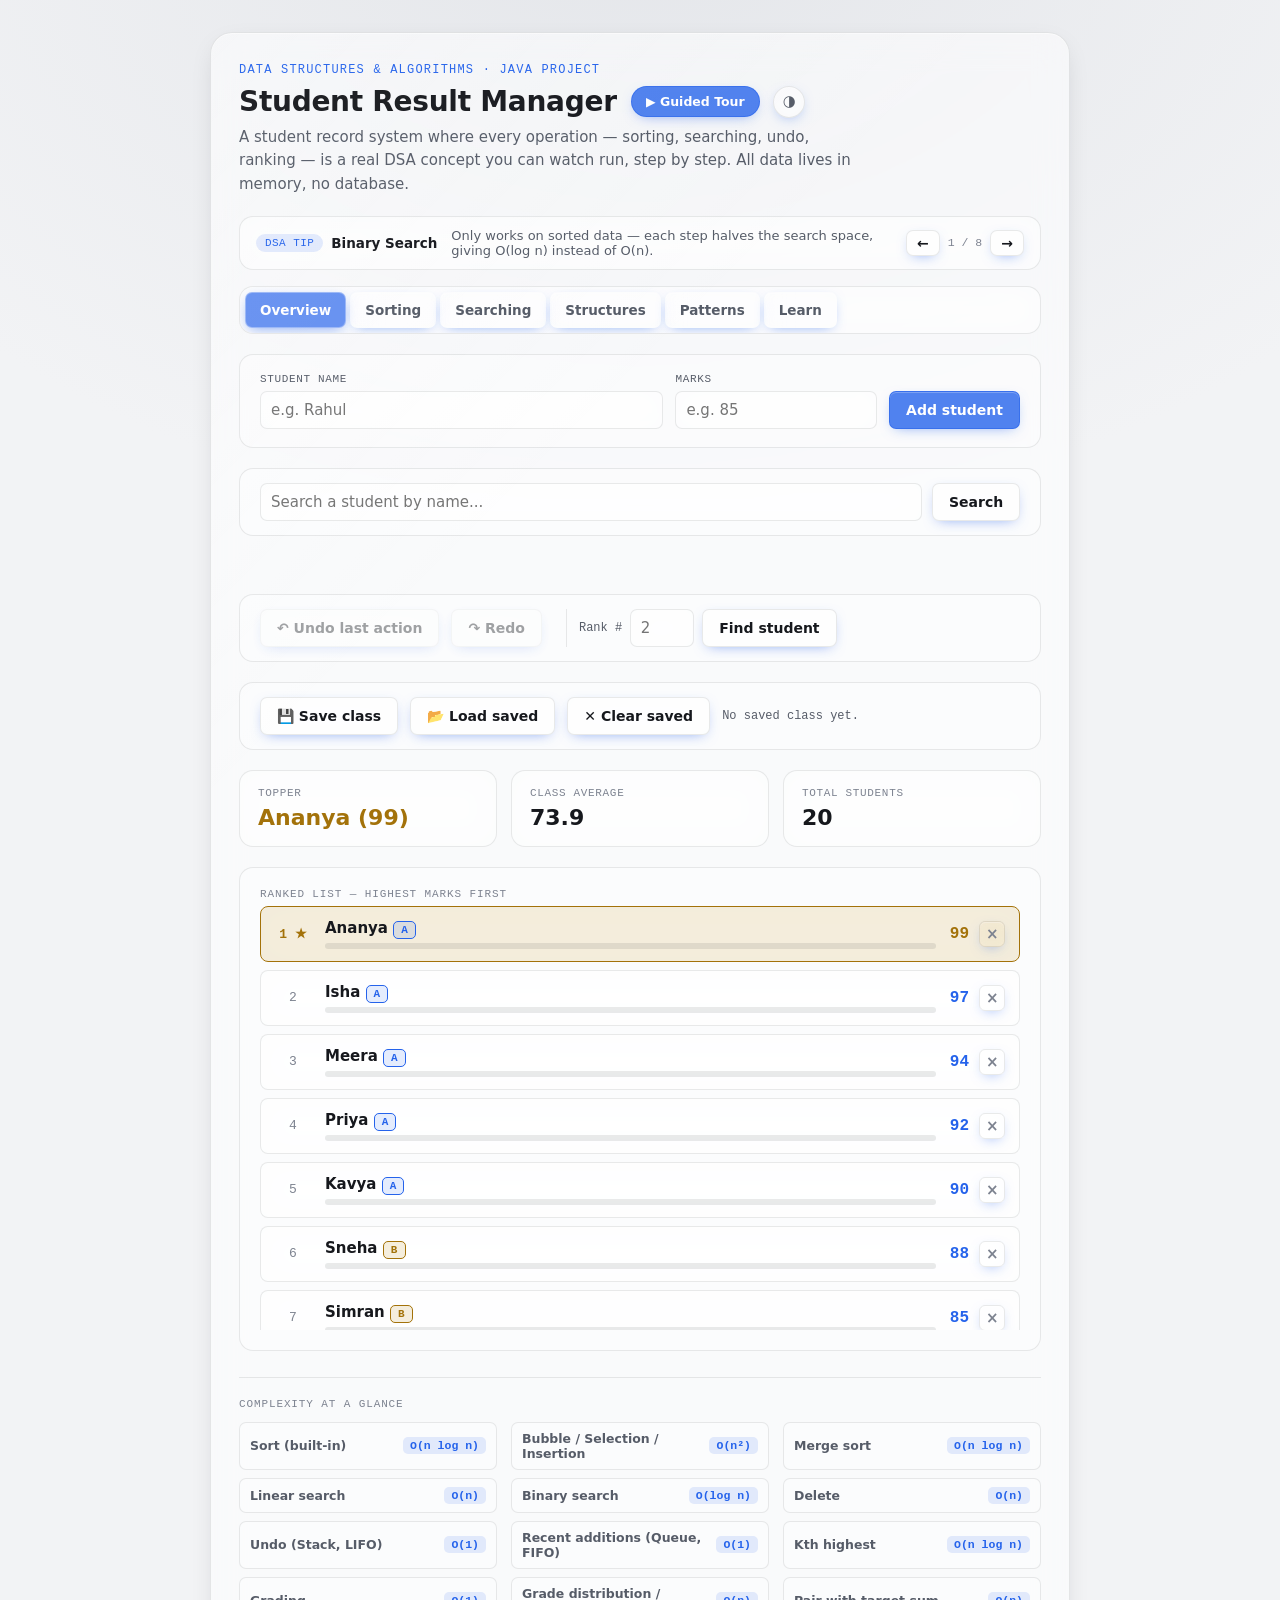
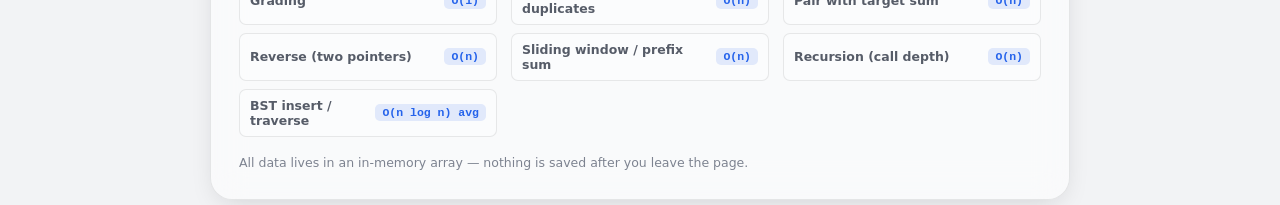
<file: index.html>
<!DOCTYPE html>
<html lang="en">
<head>
  <meta charset="UTF-8" />
  <meta http-equiv="refresh" content="0; url=student-result-manager.html" />
  <title>Student Result Manager</title>
</head>
<body>
  <p>Redirecting to <a href="student-result-manager.html">Student Result Manager</a>…</p>
  <script src="js/redirect.js"></script>
</body>
</html>
</file>
